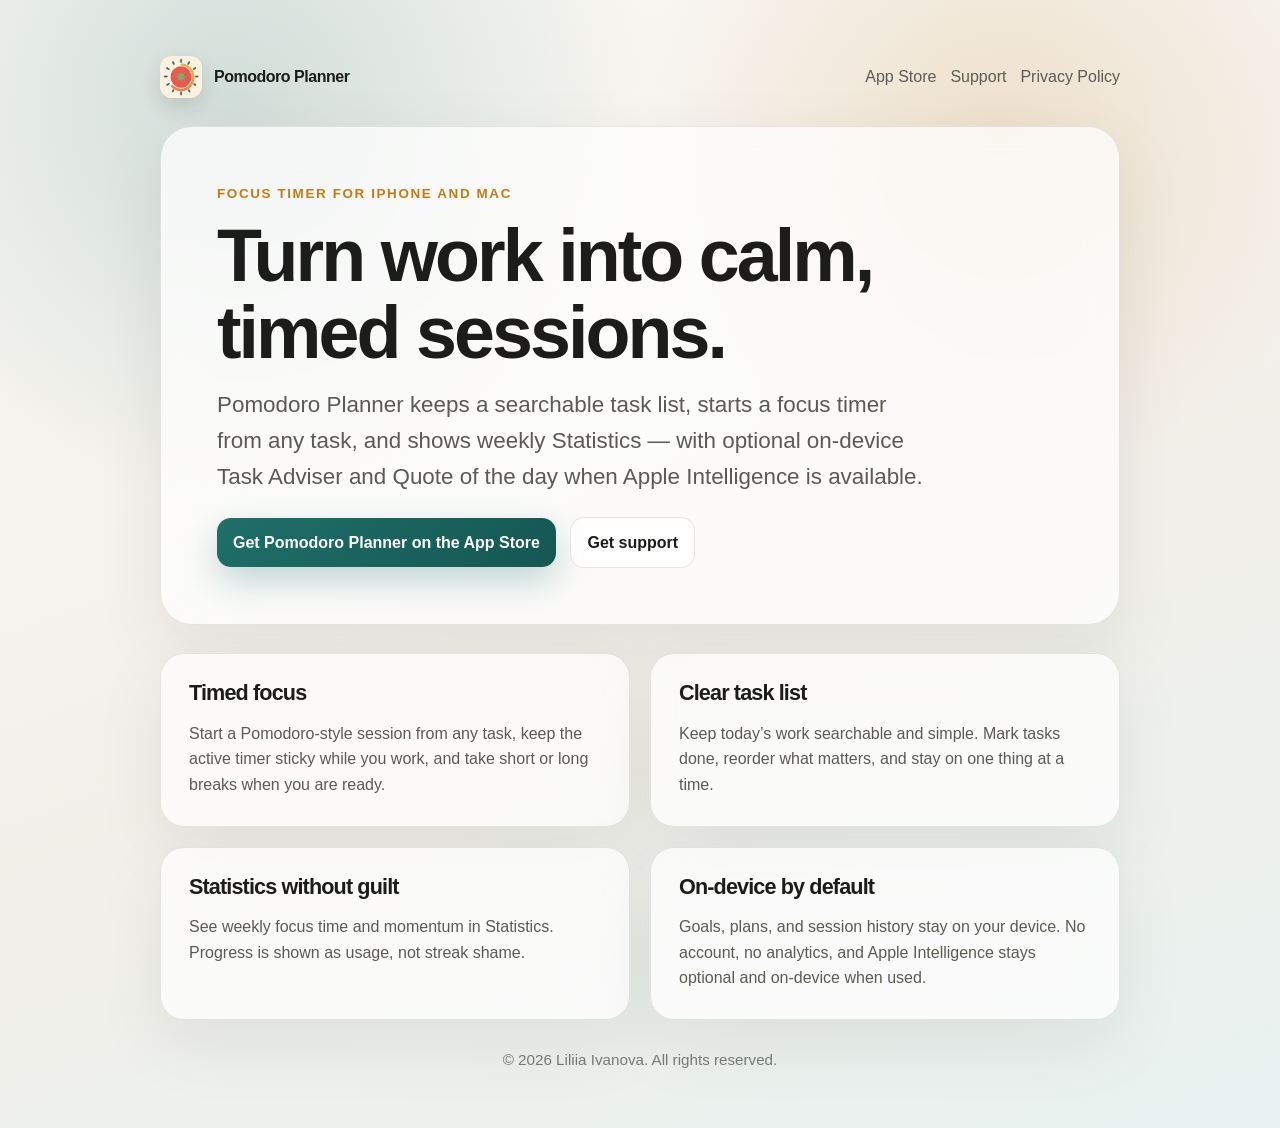
<file: docs/index.html>
<!doctype html>
<html lang="en">
<head>
  <meta charset="utf-8">
  <meta http-equiv="refresh" content="0; url=./pomodoro-planner/">
  <link rel="canonical" href="https://lilyok.github.io/easefocus/pomodoro-planner/">
  <title>Pomodoro Planner</title>
</head>
<body>
  <p><a href="./pomodoro-planner/">Continue to Pomodoro Planner</a>.</p>
</body>
</html>
</file>
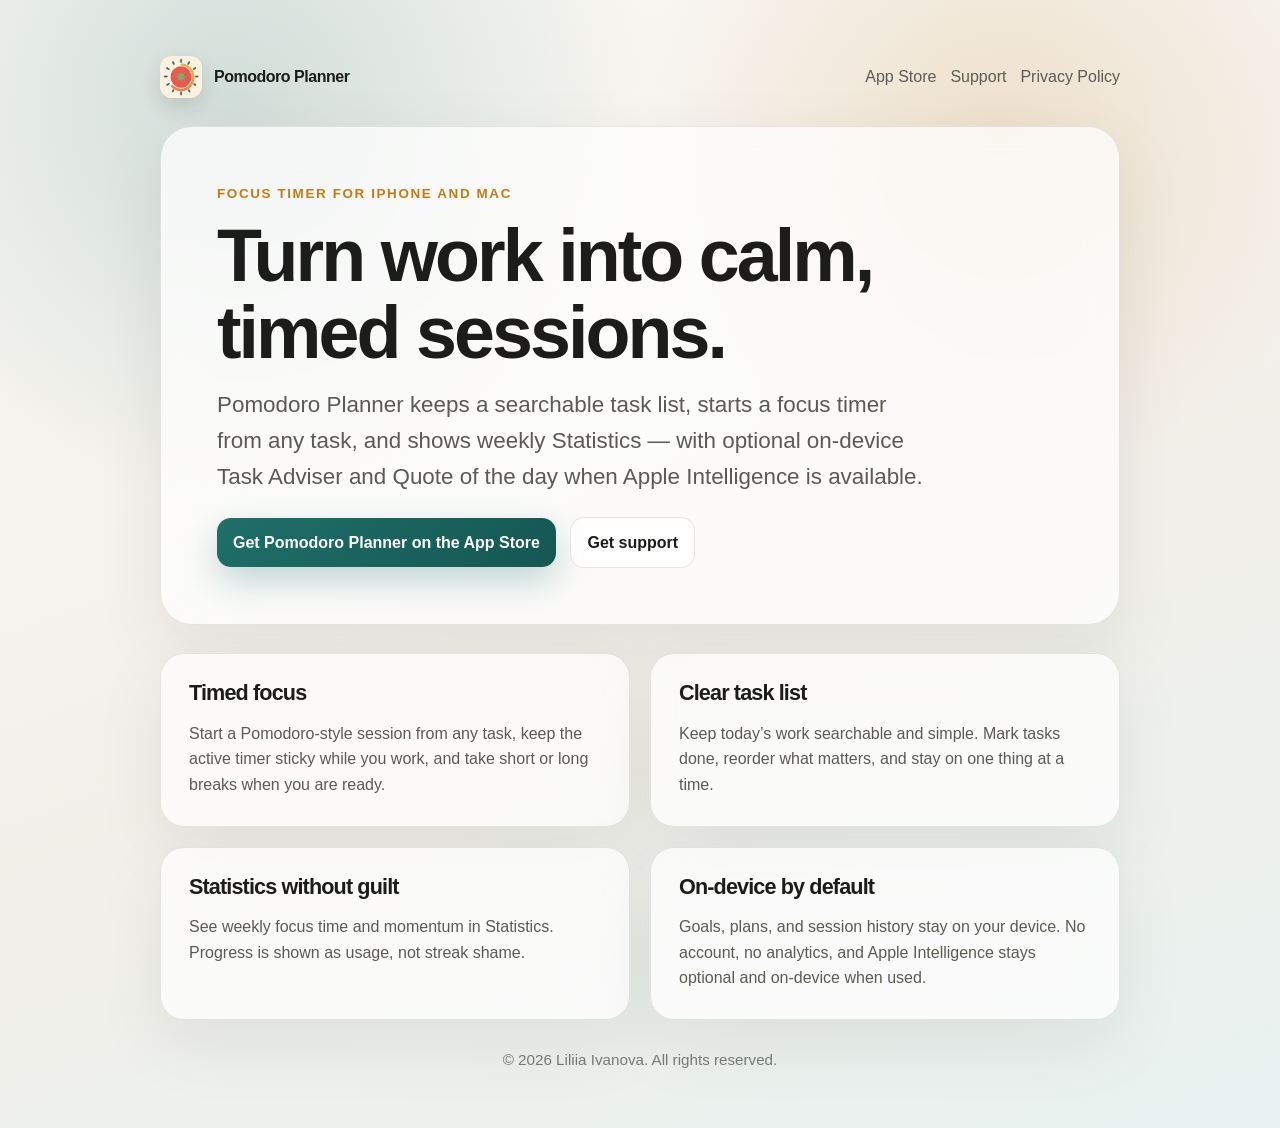
<file: docs/pomodoro-planner/index.html>
<!doctype html>
<html lang="en">
<head>
  <meta charset="utf-8">
  <meta name="viewport" content="width=device-width, initial-scale=1">
  <title>Pomodoro Planner - Timed tasks and calm focus</title>
  <meta
    name="description"
    content="Pomodoro Planner turns work into timed focus sessions with an on-device task list, Statistics, Task Adviser, and Quote of the day."
  >
  <meta name="robots" content="index, follow">
  <link rel="canonical" href="https://lilyok.github.io/easefocus/pomodoro-planner/">
  <meta property="og:type" content="website">
  <meta property="og:title" content="Pomodoro Planner - Timed tasks and calm focus">
  <meta
    property="og:description"
    content="Timed focus sessions, searchable tasks, weekly Statistics, and on-device planning — private by default."
  >
  <meta property="og:url" content="https://lilyok.github.io/easefocus/pomodoro-planner/">
  <meta name="twitter:card" content="summary">
  <meta property="og:image" content="https://lilyok.github.io/easefocus/pomodoro-planner/app-icon.png">
  <link rel="icon" href="./favicon.png" type="image/png">
  <link rel="apple-touch-icon" href="./app-icon.png">
  <link rel="stylesheet" href="./styles.css">
  <script type="application/ld+json">
    {
      "@context": "https://schema.org",
      "@type": "SoftwareApplication",
      "name": "Pomodoro Planner",
      "description": "A Pomodoro-style focus app with timed sessions, task planning, Statistics, and optional on-device Apple Intelligence.",
      "applicationCategory": "ProductivityApplication",
      "operatingSystem": "iOS, macOS",
      "downloadUrl": "https://apps.apple.com/us/app/pomodoro-planner/id1557922114",
      "sameAs": "https://apps.apple.com/us/app/pomodoro-planner/id1557922114"
    }
  </script>
</head>
<body>
  <main>
    <nav aria-label="Main navigation">
      <a class="brand" href="./">
        <img class="icon" src="./app-icon.png" width="42" height="42" alt="">
        <span>Pomodoro Planner</span>
      </a>
      <div class="nav-links">
        <a href="https://apps.apple.com/us/app/pomodoro-planner/id1557922114">App Store</a>
        <a href="./support/">Support</a>
        <a href="./privacy/">Privacy Policy</a>
      </div>
    </nav>

    <section class="hero">
      <p class="eyebrow">Focus timer for iPhone and Mac</p>
      <h1>Turn work into calm, timed sessions.</h1>
      <p class="lead">
        Pomodoro Planner keeps a searchable task list, starts a focus timer from
        any task, and shows weekly Statistics — with optional on-device Task Adviser
        and Quote of the day when Apple Intelligence is available.
      </p>
      <a class="button" href="https://apps.apple.com/us/app/pomodoro-planner/id1557922114">
        Get Pomodoro Planner on the App Store
      </a>
      <a class="button secondary" href="./support/">Get support</a>
    </section>

    <section class="grid" aria-label="Pomodoro Planner features">
      <div class="card">
        <h2>Timed focus</h2>
        <p>
          Start a Pomodoro-style session from any task, keep the active timer
          sticky while you work, and take short or long breaks when you are ready.
        </p>
      </div>

      <div class="card">
        <h2>Clear task list</h2>
        <p>
          Keep today’s work searchable and simple. Mark tasks done, reorder what
          matters, and stay on one thing at a time.
        </p>
      </div>

      <div class="card">
        <h2>Statistics without guilt</h2>
        <p>
          See weekly focus time and momentum in Statistics. Progress is shown as
          usage, not streak shame.
        </p>
      </div>

      <div class="card">
        <h2>On-device by default</h2>
        <p>
          Goals, plans, and session history stay on your device. No account, no
          analytics, and Apple Intelligence stays optional and on-device when used.
        </p>
      </div>
    </section>

    <footer>
      &copy; 2026 Liliia Ivanova. All rights reserved.
    </footer>
  </main>
</body>
</html>
</file>
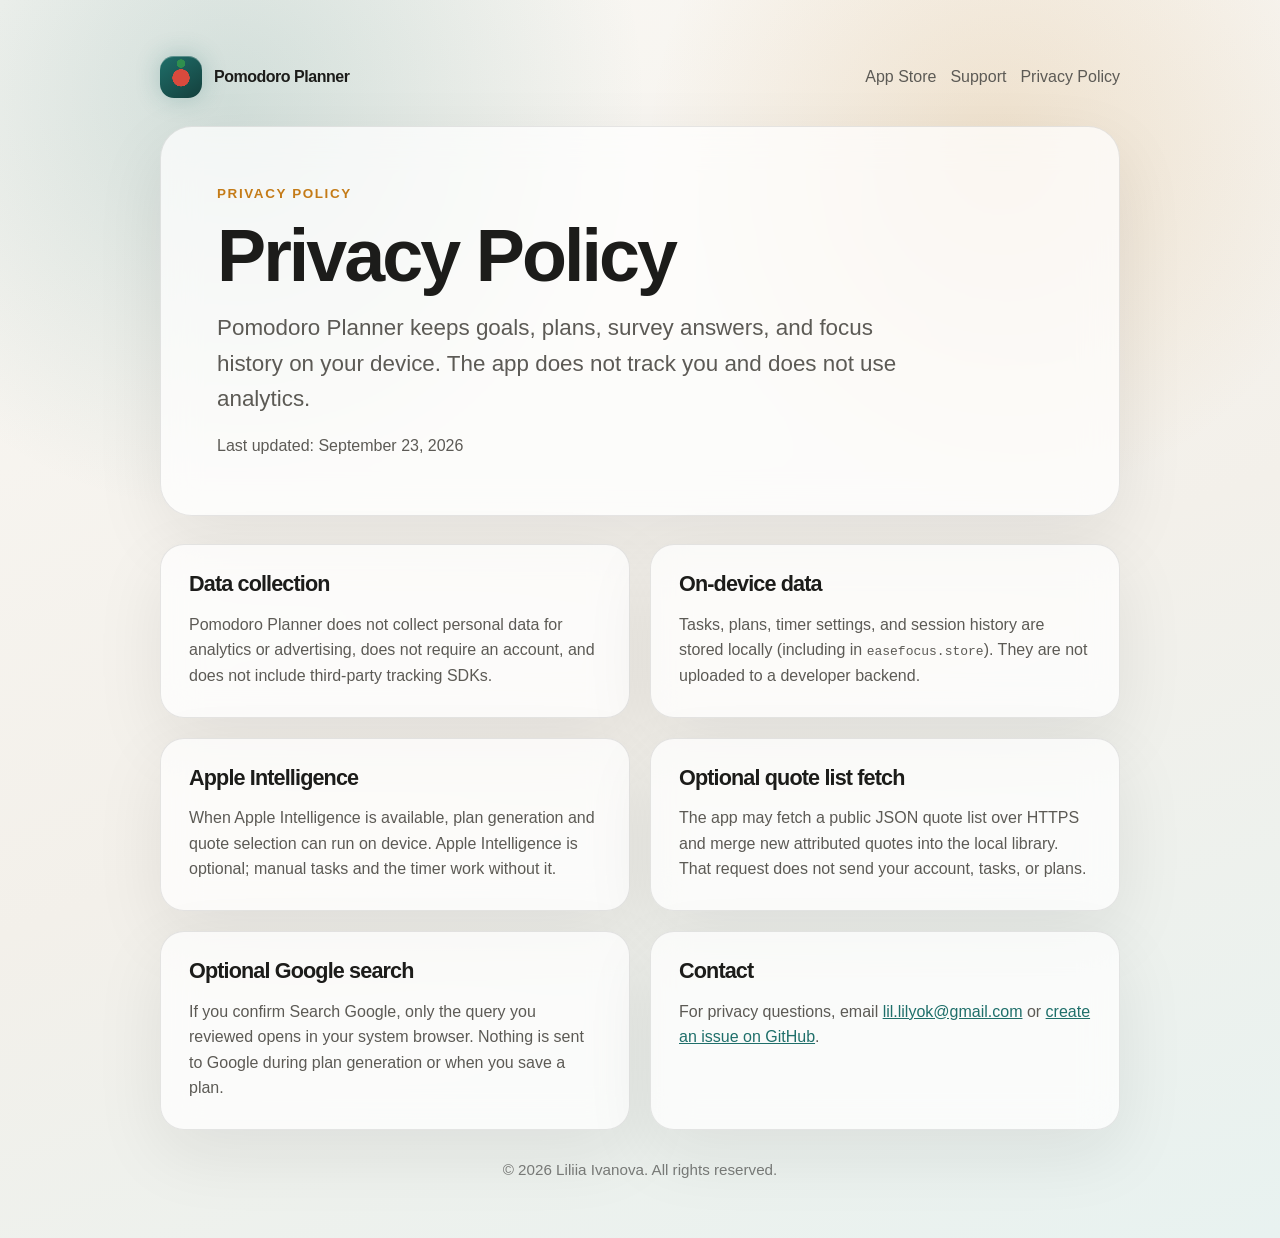
<file: docs/privacy/index.html>
<!doctype html>
<html lang="en">
<head>
  <meta charset="utf-8">
  <meta name="viewport" content="width=device-width, initial-scale=1">
  <title>Pomodoro Planner Privacy Policy</title>
  <meta
    name="description"
    content="Privacy policy for Pomodoro Planner: on-device plans and sessions, no tracking or analytics."
  >
  <link rel="canonical" href="https://lilyok.github.io/pomodoro-planner/privacy/">
  <link rel="stylesheet" href="../styles.css">
</head>
<body>
  <main>
    <nav aria-label="Main navigation">
      <a class="brand" href="../">
        <span class="icon" aria-hidden="true"></span>
        <span>Pomodoro Planner</span>
      </a>
      <div class="nav-links">
        <a href="https://apps.apple.com/us/app/pomodoro-planner/id1557922114">App Store</a>
        <a href="../support/">Support</a>
        <a href="../privacy/">Privacy Policy</a>
      </div>
    </nav>

    <section class="hero">
      <p class="eyebrow">Privacy Policy</p>
      <h1>Privacy Policy</h1>
      <p class="lead">
        Pomodoro Planner keeps goals, plans, survey answers, and focus history on
        your device. The app does not track you and does not use analytics.
      </p>
      <p>Last updated: September 23, 2026</p>
    </section>

    <section class="grid" aria-label="Privacy policy details">
      <div class="card">
        <h2>Data collection</h2>
        <p>
          Pomodoro Planner does not collect personal data for analytics or
          advertising, does not require an account, and does not include
          third-party tracking SDKs.
        </p>
      </div>

      <div class="card">
        <h2>On-device data</h2>
        <p>
          Tasks, plans, timer settings, and session history are stored locally
          (including in <code>easefocus.store</code>). They are not uploaded to a
          developer backend.
        </p>
      </div>

      <div class="card">
        <h2>Apple Intelligence</h2>
        <p>
          When Apple Intelligence is available, plan generation and quote
          selection can run on device. Apple Intelligence is optional; manual
          tasks and the timer work without it.
        </p>
      </div>

      <div class="card">
        <h2>Optional quote list fetch</h2>
        <p>
          The app may fetch a public JSON quote list over HTTPS and merge new
          attributed quotes into the local library. That request does not send
          your account, tasks, or plans.
        </p>
      </div>

      <div class="card">
        <h2>Optional Google search</h2>
        <p>
          If you confirm Search Google, only the query you reviewed opens in
          your system browser. Nothing is sent to Google during plan generation
          or when you save a plan.
        </p>
      </div>

      <div class="card">
        <h2>Contact</h2>
        <p>
          For privacy questions, email
          <a href="mailto:lil.lilyok@gmail.com">lil.lilyok@gmail.com</a>
          or
          <a href="https://github.com/lilyok/easefocus/issues">create an issue on GitHub</a>.
        </p>
      </div>
    </section>

    <footer>
      &copy; 2026 Liliia Ivanova. All rights reserved.
    </footer>
  </main>
</body>
</html>
</file>
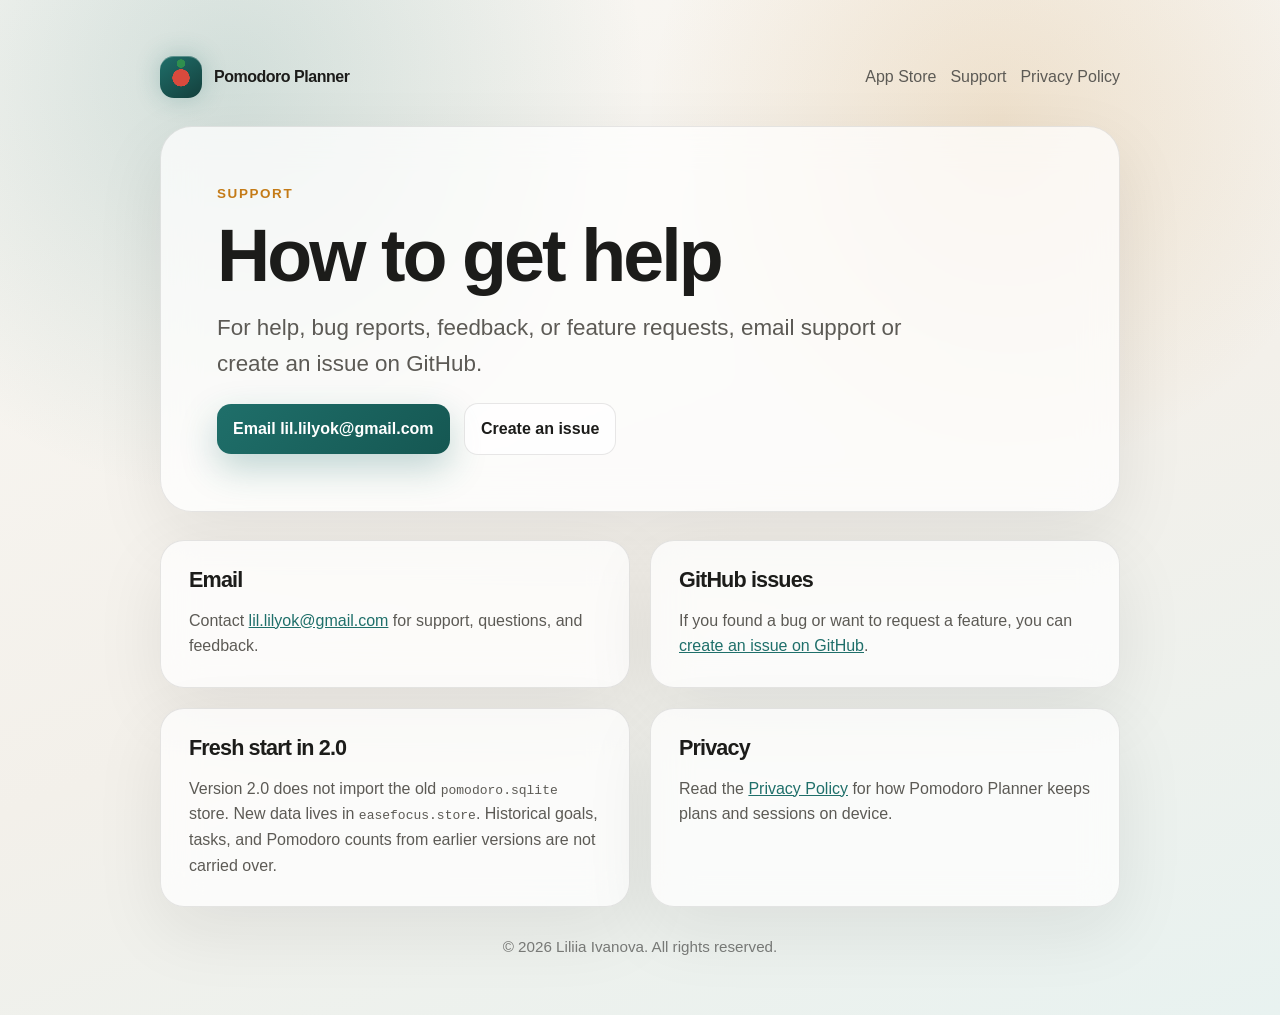
<file: docs/support/index.html>
<!doctype html>
<html lang="en">
<head>
  <meta charset="utf-8">
  <meta name="viewport" content="width=device-width, initial-scale=1">
  <title>Pomodoro Planner Support</title>
  <meta
    name="description"
    content="Contact support for Pomodoro Planner, a timed focus and task app for iPhone and Mac."
  >
  <link rel="canonical" href="https://lilyok.github.io/pomodoro-planner/support/">
  <link rel="stylesheet" href="../styles.css">
</head>
<body>
  <main>
    <nav aria-label="Main navigation">
      <a class="brand" href="../">
        <span class="icon" aria-hidden="true"></span>
        <span>Pomodoro Planner</span>
      </a>
      <div class="nav-links">
        <a href="https://apps.apple.com/us/app/pomodoro-planner/id1557922114">App Store</a>
        <a href="../support/">Support</a>
        <a href="../privacy/">Privacy Policy</a>
      </div>
    </nav>

    <section class="hero">
      <p class="eyebrow">Support</p>
      <h1>How to get help</h1>
      <p class="lead">
        For help, bug reports, feedback, or feature requests, email support or
        create an issue on GitHub.
      </p>
      <a class="button" href="mailto:lil.lilyok@gmail.com?subject=Pomodoro%20Planner%20Support">
        Email lil.lilyok@gmail.com
      </a>
      <a class="button secondary" href="https://github.com/lilyok/easefocus/issues">
        Create an issue
      </a>
    </section>

    <section class="grid" aria-label="Support information">
      <div class="card">
        <h2>Email</h2>
        <p>
          Contact <a href="mailto:lil.lilyok@gmail.com">lil.lilyok@gmail.com</a>
          for support, questions, and feedback.
        </p>
      </div>

      <div class="card">
        <h2>GitHub issues</h2>
        <p>
          If you found a bug or want to request a feature, you can
          <a href="https://github.com/lilyok/easefocus/issues">create an issue on GitHub</a>.
        </p>
      </div>

      <div class="card">
        <h2>Fresh start in 2.0</h2>
        <p>
          Version 2.0 does not import the old <code>pomodoro.sqlite</code> store.
          New data lives in <code>easefocus.store</code>. Historical goals, tasks,
          and Pomodoro counts from earlier versions are not carried over.
        </p>
      </div>

      <div class="card">
        <h2>Privacy</h2>
        <p>
          Read the
          <a href="../privacy/">Privacy Policy</a>
          for how Pomodoro Planner keeps plans and sessions on device.
        </p>
      </div>
    </section>

    <footer>
      &copy; 2026 Liliia Ivanova. All rights reserved.
    </footer>
  </main>
</body>
</html>
</file>
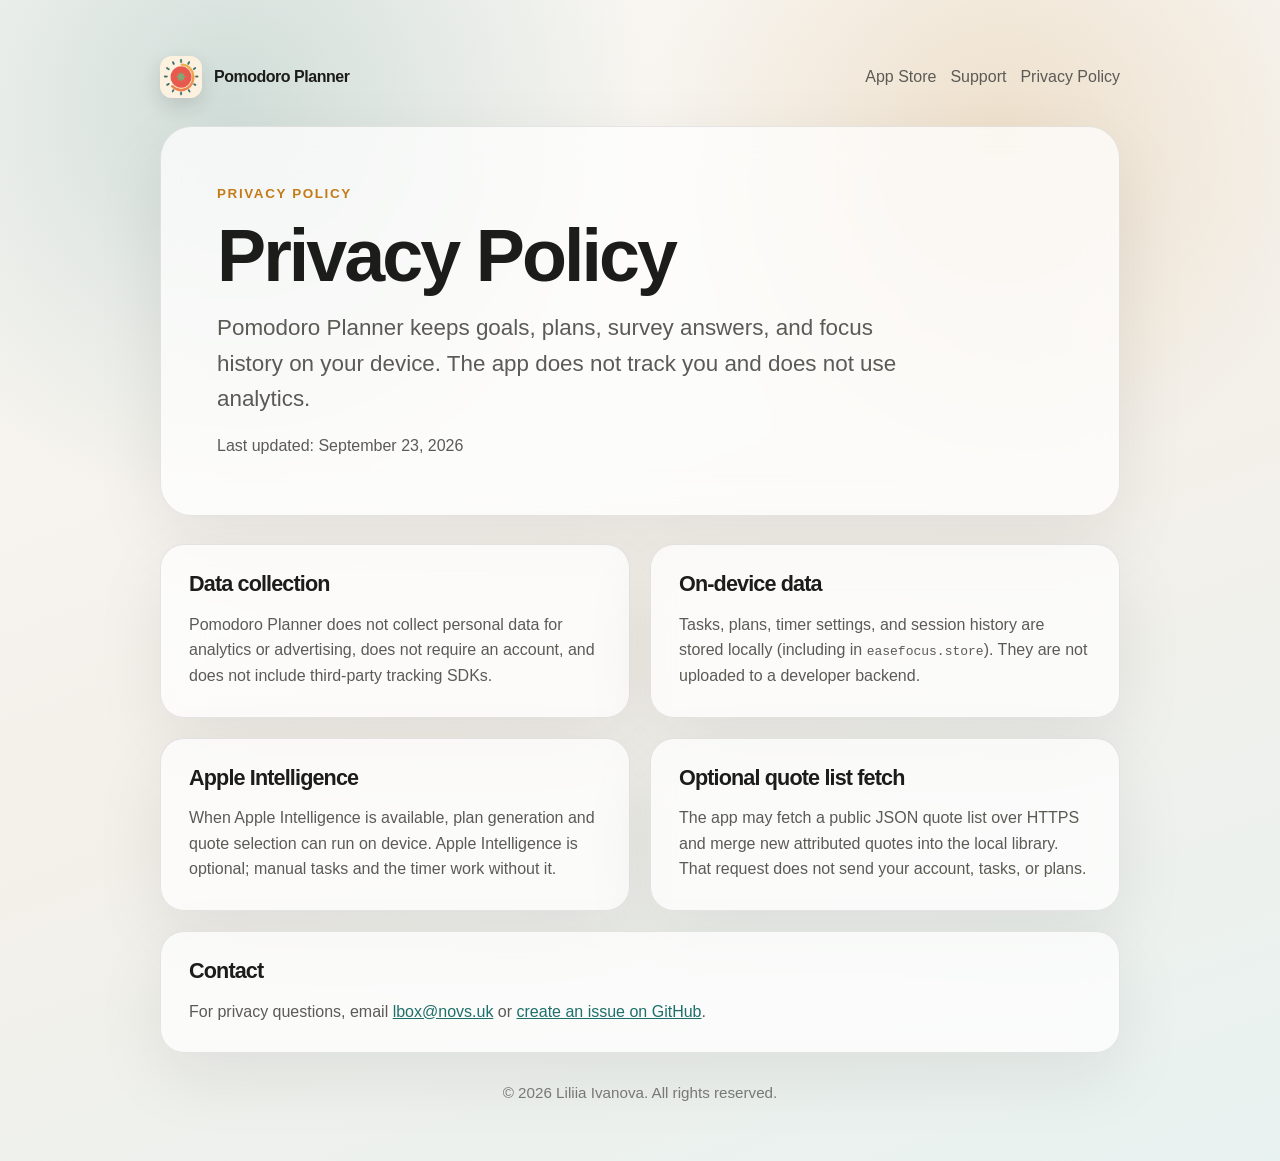
<file: docs/pomodoro-planner/privacy/index.html>
<!doctype html>
<html lang="en">
<head>
  <meta charset="utf-8">
  <meta name="viewport" content="width=device-width, initial-scale=1">
  <title>Pomodoro Planner Privacy Policy</title>
  <meta
    name="description"
    content="Privacy policy for Pomodoro Planner: on-device plans and sessions, no tracking or analytics."
  >
  <link rel="canonical" href="https://lilyok.github.io/easefocus/pomodoro-planner/privacy/">
  <link rel="icon" href="../favicon.png" type="image/png">
  <link rel="apple-touch-icon" href="../app-icon.png">
  <link rel="stylesheet" href="../styles.css">
</head>
<body>
  <main>
    <nav aria-label="Main navigation">
      <a class="brand" href="../">
        <img class="icon" src="../app-icon.png" width="42" height="42" alt="">
        <span>Pomodoro Planner</span>
      </a>
      <div class="nav-links">
        <a href="https://apps.apple.com/us/app/pomodoro-planner/id1557922114">App Store</a>
        <a href="../support/">Support</a>
        <a href="../privacy/">Privacy Policy</a>
      </div>
    </nav>

    <section class="hero">
      <p class="eyebrow">Privacy Policy</p>
      <h1>Privacy Policy</h1>
      <p class="lead">
        Pomodoro Planner keeps goals, plans, survey answers, and focus history on
        your device. The app does not track you and does not use analytics.
      </p>
      <p>Last updated: September 23, 2026</p>
    </section>

    <section class="grid" aria-label="Privacy policy details">
      <div class="card">
        <h2>Data collection</h2>
        <p>
          Pomodoro Planner does not collect personal data for analytics or
          advertising, does not require an account, and does not include
          third-party tracking SDKs.
        </p>
      </div>

      <div class="card">
        <h2>On-device data</h2>
        <p>
          Tasks, plans, timer settings, and session history are stored locally
          (including in <code>easefocus.store</code>). They are not uploaded to a
          developer backend.
        </p>
      </div>

      <div class="card">
        <h2>Apple Intelligence</h2>
        <p>
          When Apple Intelligence is available, plan generation and quote
          selection can run on device. Apple Intelligence is optional; manual
          tasks and the timer work without it.
        </p>
      </div>

      <div class="card">
        <h2>Optional quote list fetch</h2>
        <p>
          The app may fetch a public JSON quote list over HTTPS and merge new
          attributed quotes into the local library. That request does not send
          your account, tasks, or plans.
        </p>
      </div>

      <div class="card span-2">
        <h2>Contact</h2>
        <p>
          For privacy questions, email
          <a href="mailto:lbox@novs.uk">lbox@novs.uk</a>
          or
          <a href="https://github.com/lilyok/easefocus/issues">create an issue on GitHub</a>.
        </p>
      </div>
    </section>

    <footer>
      &copy; 2026 Liliia Ivanova. All rights reserved.
    </footer>
  </main>
</body>
</html>
</file>
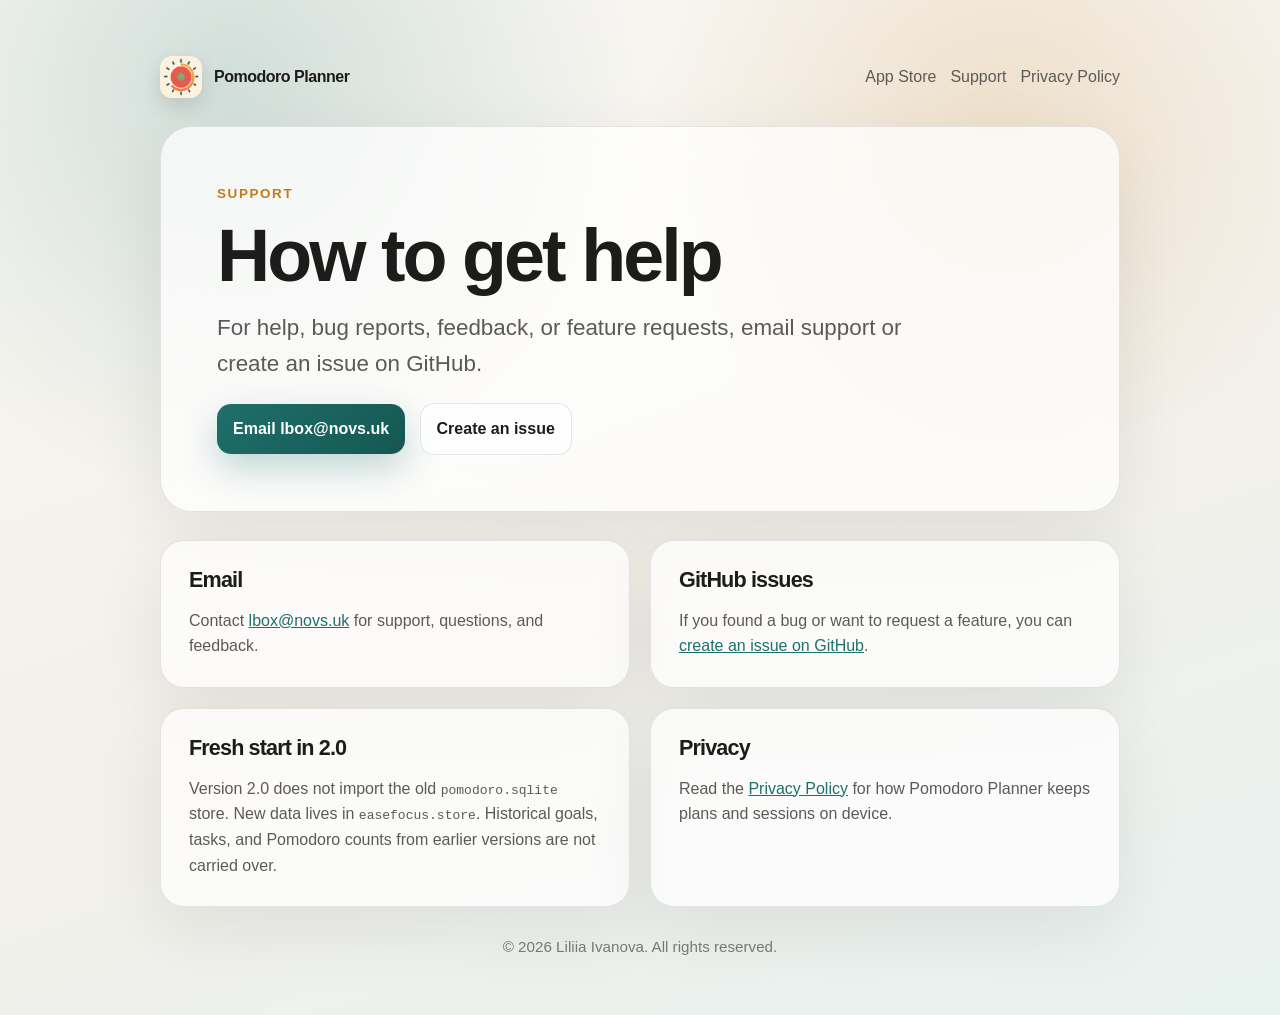
<file: docs/pomodoro-planner/support/index.html>
<!doctype html>
<html lang="en">
<head>
  <meta charset="utf-8">
  <meta name="viewport" content="width=device-width, initial-scale=1">
  <title>Pomodoro Planner Support</title>
  <meta
    name="description"
    content="Contact support for Pomodoro Planner, a timed focus and task app for iPhone and Mac."
  >
  <link rel="canonical" href="https://lilyok.github.io/easefocus/pomodoro-planner/support/">
  <link rel="icon" href="../favicon.png" type="image/png">
  <link rel="apple-touch-icon" href="../app-icon.png">
  <link rel="stylesheet" href="../styles.css">
</head>
<body>
  <main>
    <nav aria-label="Main navigation">
      <a class="brand" href="../">
        <img class="icon" src="../app-icon.png" width="42" height="42" alt="">
        <span>Pomodoro Planner</span>
      </a>
      <div class="nav-links">
        <a href="https://apps.apple.com/us/app/pomodoro-planner/id1557922114">App Store</a>
        <a href="../support/">Support</a>
        <a href="../privacy/">Privacy Policy</a>
      </div>
    </nav>

    <section class="hero">
      <p class="eyebrow">Support</p>
      <h1>How to get help</h1>
      <p class="lead">
        For help, bug reports, feedback, or feature requests, email support or
        create an issue on GitHub.
      </p>
      <a class="button" href="mailto:lbox@novs.uk?subject=Pomodoro%20Planner%20Support">
        Email lbox@novs.uk
      </a>
      <a class="button secondary" href="https://github.com/lilyok/easefocus/issues">
        Create an issue
      </a>
    </section>

    <section class="grid" aria-label="Support information">
      <div class="card">
        <h2>Email</h2>
        <p>
          Contact <a href="mailto:lbox@novs.uk">lbox@novs.uk</a>
          for support, questions, and feedback.
        </p>
      </div>

      <div class="card">
        <h2>GitHub issues</h2>
        <p>
          If you found a bug or want to request a feature, you can
          <a href="https://github.com/lilyok/easefocus/issues">create an issue on GitHub</a>.
        </p>
      </div>

      <div class="card">
        <h2>Fresh start in 2.0</h2>
        <p>
          Version 2.0 does not import the old <code>pomodoro.sqlite</code> store.
          New data lives in <code>easefocus.store</code>. Historical goals, tasks,
          and Pomodoro counts from earlier versions are not carried over.
        </p>
      </div>

      <div class="card">
        <h2>Privacy</h2>
        <p>
          Read the
          <a href="../privacy/">Privacy Policy</a>
          for how Pomodoro Planner keeps plans and sessions on device.
        </p>
      </div>
    </section>

    <footer>
      &copy; 2026 Liliia Ivanova. All rights reserved.
    </footer>
  </main>
</body>
</html>
</file>
<file: docs/pomodoro-planner/styles.css>
:root {
  color-scheme: light;
  --bg: #faf8f4;
  --card: rgba(255, 255, 255, 0.72);
  --card-border: rgba(28, 28, 26, 0.1);
  --text: #1c1c1a;
  --muted: #5c5a55;
  --accent: #1f6f6a;
  --accent-2: #c47b17;
}

* {
  box-sizing: border-box;
}

body {
  margin: 0;
  min-height: 100vh;
  font-family: -apple-system, BlinkMacSystemFont, "Segoe UI", sans-serif;
  color: var(--text);
  background:
    radial-gradient(circle at 78% 12%, rgba(196, 123, 23, 0.16), transparent 22rem),
    radial-gradient(circle at 18% 8%, rgba(31, 111, 106, 0.18), transparent 26rem),
    linear-gradient(160deg, #faf8f4, #f3f0ea 55%, #e8f2f0);
  line-height: 1.6;
}

main {
  width: min(960px, calc(100% - 40px));
  margin: 0 auto;
  padding: 56px 0;
}

nav {
  display: flex;
  justify-content: space-between;
  align-items: center;
  gap: 16px;
  margin-bottom: 28px;
}

.brand {
  display: inline-flex;
  align-items: center;
  gap: 12px;
  color: var(--text);
  font-weight: 800;
  text-decoration: none;
  letter-spacing: -0.03em;
}

.nav-links {
  display: flex;
  flex-wrap: wrap;
  gap: 14px;
}

.nav-links a {
  color: var(--muted);
  text-decoration: none;
}

.nav-links a:hover,
a {
  color: var(--accent);
}

.icon {
  display: block;
  width: 42px;
  height: 42px;
  border-radius: 12px;
  object-fit: cover;
  box-shadow: 0 8px 20px rgba(28, 28, 26, 0.14);
}

.hero,
.card {
  border: 1px solid var(--card-border);
  background: var(--card);
  box-shadow: 0 24px 70px rgba(28, 28, 26, 0.08);
  backdrop-filter: blur(18px);
}

.hero {
  padding: 56px;
  border-radius: 32px;
}

.card {
  padding: 28px;
  border-radius: 24px;
}

h1,
h2 {
  margin: 0;
  letter-spacing: -0.04em;
  line-height: 1.05;
}

h1 {
  font-size: clamp(2.4rem, 6.5vw, 4.6rem);
}

h2 {
  margin-bottom: 12px;
  font-size: 1.35rem;
}

p,
li {
  color: var(--muted);
}

p {
  margin: 16px 0 0;
}

ul {
  margin: 16px 0 0;
  padding-left: 1.25rem;
}

.lead {
  max-width: 720px;
  font-size: clamp(1.12rem, 2.4vw, 1.4rem);
}

.grid {
  display: grid;
  grid-template-columns: repeat(2, minmax(0, 1fr));
  gap: 20px;
  margin-top: 28px;
}

.card.span-2 {
  grid-column: 1 / -1;
}

.button {
  display: inline-flex;
  align-items: center;
  margin-top: 22px;
  padding: 12px 16px;
  border-radius: 14px;
  color: white;
  background: linear-gradient(135deg, var(--accent), #155752);
  text-decoration: none;
  font-weight: 700;
  box-shadow: 0 14px 36px rgba(31, 111, 106, 0.28);
}

.button + .button {
  margin-left: 10px;
}

.button.secondary {
  border: 1px solid var(--card-border);
  color: var(--text);
  background: rgba(255, 255, 255, 0.7);
  box-shadow: none;
}

.eyebrow {
  margin: 0 0 12px;
  color: var(--accent-2);
  font-size: 0.84rem;
  font-weight: 800;
  letter-spacing: 0.12em;
  text-transform: uppercase;
}

footer {
  margin-top: 28px;
  color: rgba(28, 28, 26, 0.55);
  font-size: 0.95rem;
  text-align: center;
}

@media (max-width: 720px) {
  main {
    width: min(100% - 28px, 960px);
    padding: 32px 0;
  }

  nav {
    align-items: flex-start;
    flex-direction: column;
  }

  .hero {
    padding: 32px;
    border-radius: 26px;
  }

  .grid {
    grid-template-columns: 1fr;
  }

  .button + .button {
    margin-left: 0;
  }
}
</file>
<file: docs/styles.css>
:root {
  color-scheme: light;
  --bg: #faf8f4;
  --card: rgba(255, 255, 255, 0.72);
  --card-border: rgba(28, 28, 26, 0.1);
  --text: #1c1c1a;
  --muted: #5c5a55;
  --accent: #1f6f6a;
  --accent-2: #c47b17;
}

* {
  box-sizing: border-box;
}

body {
  margin: 0;
  min-height: 100vh;
  font-family: -apple-system, BlinkMacSystemFont, "Segoe UI", sans-serif;
  color: var(--text);
  background:
    radial-gradient(circle at 78% 12%, rgba(196, 123, 23, 0.16), transparent 22rem),
    radial-gradient(circle at 18% 8%, rgba(31, 111, 106, 0.18), transparent 26rem),
    linear-gradient(160deg, #faf8f4, #f3f0ea 55%, #e8f2f0);
  line-height: 1.6;
}

main {
  width: min(960px, calc(100% - 40px));
  margin: 0 auto;
  padding: 56px 0;
}

nav {
  display: flex;
  justify-content: space-between;
  align-items: center;
  gap: 16px;
  margin-bottom: 28px;
}

.brand {
  display: inline-flex;
  align-items: center;
  gap: 12px;
  color: var(--text);
  font-weight: 800;
  text-decoration: none;
  letter-spacing: -0.03em;
}

.nav-links {
  display: flex;
  flex-wrap: wrap;
  gap: 14px;
}

.nav-links a {
  color: var(--muted);
  text-decoration: none;
}

.nav-links a:hover,
a {
  color: var(--accent);
}

.icon {
  width: 42px;
  height: 42px;
  border-radius: 14px;
  background:
    radial-gradient(circle at 50% 52%, #d94a3d 0 28%, transparent 29%),
    radial-gradient(circle at 50% 18%, #2f8f4e 0 10%, transparent 11%),
    linear-gradient(145deg, #1f6f6a, #143f3c);
  box-shadow:
    0 0 24px rgba(31, 111, 106, 0.28),
    inset 0 1px 0 rgba(255, 255, 255, 0.28);
}

.hero,
.card {
  border: 1px solid var(--card-border);
  background: var(--card);
  box-shadow: 0 24px 70px rgba(28, 28, 26, 0.08);
  backdrop-filter: blur(18px);
}

.hero {
  padding: 56px;
  border-radius: 32px;
}

.card {
  padding: 28px;
  border-radius: 24px;
}

h1,
h2 {
  margin: 0;
  letter-spacing: -0.04em;
  line-height: 1.05;
}

h1 {
  font-size: clamp(2.4rem, 6.5vw, 4.6rem);
}

h2 {
  margin-bottom: 12px;
  font-size: 1.35rem;
}

p,
li {
  color: var(--muted);
}

p {
  margin: 16px 0 0;
}

ul {
  margin: 16px 0 0;
  padding-left: 1.25rem;
}

.lead {
  max-width: 720px;
  font-size: clamp(1.12rem, 2.4vw, 1.4rem);
}

.grid {
  display: grid;
  grid-template-columns: repeat(2, minmax(0, 1fr));
  gap: 20px;
  margin-top: 28px;
}

.button {
  display: inline-flex;
  align-items: center;
  margin-top: 22px;
  padding: 12px 16px;
  border-radius: 14px;
  color: white;
  background: linear-gradient(135deg, var(--accent), #155752);
  text-decoration: none;
  font-weight: 700;
  box-shadow: 0 14px 36px rgba(31, 111, 106, 0.28);
}

.button + .button {
  margin-left: 10px;
}

.button.secondary {
  border: 1px solid var(--card-border);
  color: var(--text);
  background: rgba(255, 255, 255, 0.7);
  box-shadow: none;
}

.eyebrow {
  margin: 0 0 12px;
  color: var(--accent-2);
  font-size: 0.84rem;
  font-weight: 800;
  letter-spacing: 0.12em;
  text-transform: uppercase;
}

footer {
  margin-top: 28px;
  color: rgba(28, 28, 26, 0.55);
  font-size: 0.95rem;
  text-align: center;
}

@media (max-width: 720px) {
  main {
    width: min(100% - 28px, 960px);
    padding: 32px 0;
  }

  nav {
    align-items: flex-start;
    flex-direction: column;
  }

  .hero {
    padding: 32px;
    border-radius: 26px;
  }

  .grid {
    grid-template-columns: 1fr;
  }

  .button + .button {
    margin-left: 0;
  }
}
</file>
